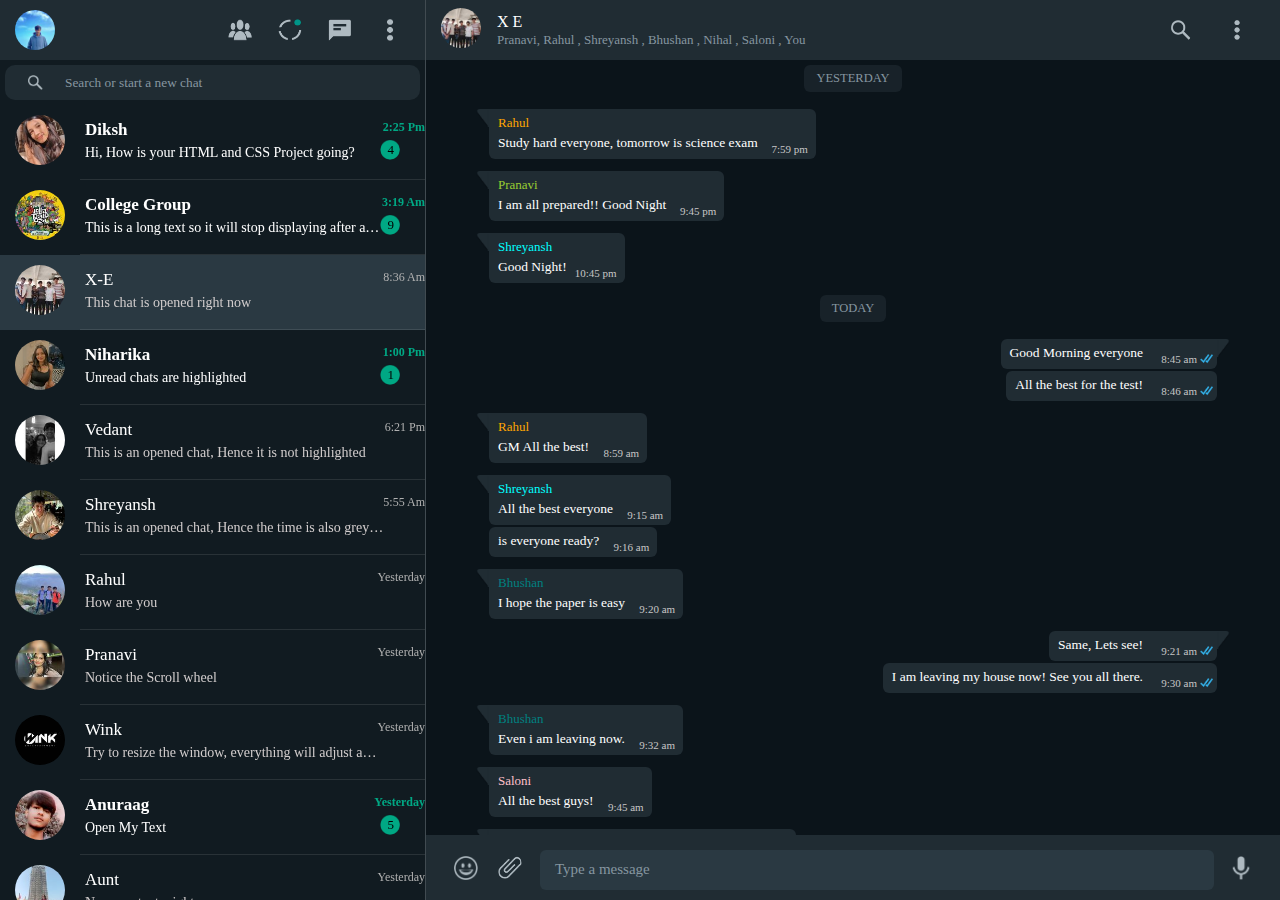
<file: Index.html>
<!DOCTYPE html>
<html>
    <head>
        <title>Whatsapp</title>
        <link rel="stylesheet" href="Styles/Main.css">
        <link rel="stylesheet" href="Styles/Chats-menu.css">
        <link rel="stylesheet" href="Styles/Chats-text.css">
        <link rel="stylesheet" href="Styles/Chat-box.css">
        <link rel="icon" href="Pictures/whatsapp-icon.png">
    </head>
    <body>
        <main>
            <div class="chats">
                <nav class="chats-nav">
                    <div class="profile-pic">
                        <img src="Pictures/profile pic.jpg">
                    </div>
                    <div class="more-options">
                        <div class="communities">
                            <img src="Pictures/communities.png">
                        </div>
                        <div class="status">
                            <img src="Pictures/status.png">
                        </div>
                        <div class="chatpic">
                            <img src="Pictures/chat.png">
                        </div>
                        <div class="more">
                            <img src="Pictures/more.png">
                        </div>
                    </div>
                </nav>
                <div class="chats-box">
                    <div class="search-box">
                        <div class="chat-search-bar">
                            <div class="search-chat-icon">
                                <img style="width: 15px;" src="Pictures/search-icon.png">
                            </div>
                            <input class="search-bar"type="text" placeholder="Search or start a new chat">
                        </div>
                    </div>
                    <div class="all-chats">
                        <div class="chat">
                            <div class="chat-profile-pic">
                                <img src="Pictures/diksha.jpg">
                            </div>
                            <div class="chat-name-text">
                                <div class="chat-name">
                                    Diksh
                                </div>
                                <div class="chat-text">
                                    Hi, How is your HTML and CSS Project going?
                                </div>
                            </div>
                            <div class="unread-chat-time">
                                2:25 Pm
                            </div>
                            <img class="green-dot" style="width: 20px;" src="Pictures/green-dot.png">
                            <div class="unread-number">
                                4
                            </div>
                        </div>
                        <div class="chat">
                            <div class="chat-profile-pic">
                                <img src="Pictures/lolla.jpg">
                            </div>
                            <div class="chat-name-text">
                                <div class="chat-name">
                                    College Group
                                </div>
                                <div class="chat-text">
                                    This is a long text so it will stop displaying after a certain point
                                </div>
                            </div>
                            <div class="unread-chat-time">
                                3:19 Am
                            </div>
                            <img class="green-dot" style="width: 20px;" src="Pictures/green-dot.png">
                            <img class="green-dot" style="width: 20px;" src="Pictures/green-dot.png">
                            <div class="unread-number">
                                9
                            </div>
                        </div>
                        <div class="opened-chat">
                            <div class="chat-profile-pic">
                                <img src="Pictures/XE.jpg">
                            </div>
                            <div class="chat-name-text">
                                <div class="read-chat-name">
                                    X-E
                                </div>
                                <div class="read-chat-text">
                                    This chat is opened right now
                                </div>
                            </div>
                            <div class="chat-time">
                                8:36 Am
                            </div>
                        </div>
                        <div class="chat">
                            <div class="chat-profile-pic">
                                <img src="Pictures/niharika.jpg">
                            </div>
                            <div class="chat-name-text">
                                <div class="chat-name">
                                    Niharika
                                </div>
                                <div class="chat-text">
                                    Unread chats are highlighted
                                </div>
                            </div>
                            <div class="unread-chat-time">
                                1:00 Pm
                            </div>
                            <img class="green-dot" style="width: 20px;" src="Pictures/green-dot.png">
                            <img class="green-dot" style="width: 20px;" src="Pictures/green-dot.png">
                            <div class="unread-number">
                                1
                            </div>
                        </div>
                        <div class="chat">
                            <div class="chat-profile-pic">
                                <img src="Pictures/Vedant.jpg">
                            </div>
                            <div class="chat-name-text">
                                <div class="read-chat-name">
                                    Vedant
                                </div>
                                <div class="read-chat-text">
                                    This is an opened chat, Hence it is not highlighted
                                </div>
                            </div>
                            <div class="chat-time">
                                6:21 Pm
                            </div>
                        </div>
                        <div class="chat">
                            <div class="chat-profile-pic">
                                <img src="Pictures/shreyansh.jpg">
                            </div>
                            <div class="chat-name-text">
                                <div class="read-chat-name">
                                    Shreyansh
                                </div>
                                <div class="read-chat-text">
                                    This is an opened chat, Hence the time is also greyed out
                                </div>
                            </div>
                            <div class="chat-time">
                                5:55 Am
                            </div>
                        </div>
                        <div class="chat">
                            <div class="chat-profile-pic">
                                <img src="Pictures/rahul.jpg">
                            </div>
                            <div class="chat-name-text">
                                <div class="read-chat-name">
                                    Rahul
                                </div>
                                <div class="read-chat-text">
                                    How are you
                                </div>
                            </div>
                            <div class="chat-time">
                                Yesterday
                            </div>
                        </div>
                        <div class="chat">
                            <div class="chat-profile-pic">
                                <img src="Pictures/pranavi.jpg">
                            </div>
                            <div class="chat-name-text">
                                <div class="read-chat-name">
                                    Pranavi
                                </div>
                                <div class="read-chat-text">
                                    Notice the Scroll wheel
                                </div>
                            </div>
                            <div class="chat-time">
                                Yesterday
                            </div>
                        </div>
                        <div class="chat">
                            <div class="chat-profile-pic">
                                <img src="Pictures/Wink.jpg">
                            </div>
                            <div class="chat-name-text">
                                <div class="read-chat-name">
                                    Wink
                                </div>
                                <div class="read-chat-text">
                                    Try to resize the window, everything will adjust automatically
                                </div>
                            </div>
                            <div class="chat-time">
                                Yesterday
                            </div>
                        </div>
                        <div class="chat">
                            <div class="chat-profile-pic">
                                <img src="Pictures/Anuraag.jpg">
                            </div>
                            <div class="chat-name-text">
                                <div class="chat-name">
                                    Anuraag
                                </div>
                                <div class="chat-text">
                                    Open My Text
                                </div>
                            </div>
                            <div class="unread-chat-time">
                                Yesterday
                            </div>
                            <img class="green-dot" style="width: 20px;" src="Pictures/green-dot.png">
                            <img class="green-dot" style="width: 20px;" src="Pictures/green-dot.png">
                            <div class="unread-number">
                                5
                            </div>
                        </div>
                        <div class="chat">
                            <div class="chat-profile-pic">
                                <img src="Pictures/Aunt.jpg">
                            </div>
                            <div class="chat-name-text">
                                <div class="read-chat-name">
                                    Aunt
                                </div>
                                <div class="read-chat-text">
                                    No more texts right now
                                </div>
                            </div>
                            <div class="chat-time">
                                Yesterday
                            </div>
                        </div>
                    </div>
                </div>                
            </div>
            <div class="chat-texting-box">
                <div class="chat-name-info">
                    <nav class="chat-opened-topbar">
                        <div class="chat-opened-profile-pic">
                            <img src="Pictures/XE.jpg">
                        </div>
                        <div class="chat-opened-name-desc">
                            <div class="chat-opened-name">
                                X E
                            </div>
                            <div class="chat-opened-desc">
                                Pranavi, Rahul , Shreyansh , Bhushan , Nihal , Saloni , You
                            </div>
                        </div>
                        <div class="chat-opened-more-options">
                            <img src="Pictures/search-icon.png">
                            <img src="Pictures/more.png">
                        </div>
                    </nav>
                </div>
                <div class="chatbox">
                    <div class="date-box">
                        <div class="date">
                            YESTERDAY
                        </div>
                    </div>
                    <div class="received-texts-box">
                        <div class="text-received-edge">
                            <img style="width: 13px;" src="Pictures/chaptip.png">
                        </div>
                        <div class="received-text">
                            <div style="color: orange;" class="received-texter-name">
                                Rahul
                            </div>
                            <div class="received-texter-text-time">
                                <div class="texter-text">
                                    Study hard everyone, tomorrow is science exam
                                </div>
                                <div style="width:50px;"></div>
                                <div class="texter-time">
                                    7:59 pm
                                </div>
                            </div>
                        </div>
                    </div>
                    <div class="received-texts-box">
                        <div class="text-received-edge">
                            <img style="width: 13px;" src="Pictures/chaptip.png">
                        </div>
                        <div class="received-text">
                            <div style="color: yellowgreen;" class="received-texter-name">
                                Pranavi
                            </div>
                            <div class="received-texter-text-time">
                                <div class="texter-text">
                                    I am all prepared!! Good Night
                                </div>
                                <div style="width:50px;"></div>
                                <div class="texter-time">
                                    9:45 pm
                                </div>
                            </div>
                        </div>
                    </div>
                    <div class="received-texts-box">
                        <div class="text-received-edge">
                            <img style="width: 13px;" src="Pictures/chaptip.png">
                        </div>
                        <div class="received-text">
                            <div style="color: aqua;"class="received-texter-name">
                                Shreyansh
                            </div>
                            <div class="received-texter-text-time">
                                <div class="texter-text">
                                    Good Night!
                                </div>
                                <div style="width:50px;"></div>
                                <div class="texter-time">
                                    10:45 pm
                                </div>
                            </div>
                        </div>
                    </div>
                    <div class="date-box">
                        <div class="date">
                            TODAY
                        </div>
                    </div>
                    <div class="sender-texts-box">
                        <div class="sender-text">
                            <div class="sender-texter-text">
                                Good Morning everyone
                            </div>
                            <div style="width:66px;"></div>
                            <div class="sender-time">
                                8:45 am
                            </div>
                            <div class="sender-tick-marks">
                                <img style="width: 13px;" src="Pictures/double-tick-blue.png">
                            </div>
                        </div>
                        <div class="text-sender-edge">
                            <img style="width: 13px; 
                            -webkit-transform: scaleX(-1);
                            transform: scaleX(-1);" src="Pictures/chaptip.png">
                        </div>
                    </div>
                    <div class="sender-continous-texts-box">
                        <div class="sender-continous-text">
                            <div class="sender-texter-text">
                                All the best for the test!
                            </div>
                            <div style="width:66px;"></div>
                            <div class="sender-time">
                                8:46 am
                            </div>
                            <div class="sender-tick-marks">
                                <img style="width: 13px;" src="Pictures/double-tick-blue.png">
                            </div>
                        </div>
                        <div class="text-sender-edge">
                            <div style="width: 13px;"></div>
                        </div>
                    </div>
                    <div class="received-texts-box">
                        <div class="text-received-edge">
                            <img style="width: 13px;" src="Pictures/chaptip.png">
                        </div>
                        <div class="received-text">
                            <div style="color: orange;" class="received-texter-name">
                                Rahul
                            </div>
                            <div class="received-texter-text-time">
                                <div class="texter-text">
                                    GM All the best!
                                </div>
                                <div style="width:50px;"></div>
                                <div class="texter-time">
                                    8:59 am
                                </div>
                            </div>
                        </div>
                    </div>
                    <div class="received-texts-box">
                        <div class="text-received-edge">
                            <img style="width: 13px;" src="Pictures/chaptip.png">
                        </div>
                        <div class="received-text">
                            <div style="color: aqua;" class="received-texter-name">
                                Shreyansh
                            </div>
                            <div class="received-texter-text-time">
                                <div class="texter-text">
                                    All the best everyone
                                </div>
                                <div style="width:50px;"></div>
                                <div class="texter-time">
                                    9:15 am
                                </div>
                            </div>
                        </div>
                    </div>
                    <div class="received-continous-texts-box">
                        <div class="text-received-edge">
                            <div style="width: 13px;"></div>
                        </div>
                        <div class="received-continous-text">
                            <div class="received-texter-text-time">
                                <div class="texter-text">
                                    is everyone ready?
                                </div>
                                <div style="width:50px;"></div>
                                <div class="texter-time">
                                    9:16 am
                                </div>
                            </div>
                        </div>
                    </div>
                    <div class="received-texts-box">
                        <div class="text-received-edge">
                            <img style="width: 13px;" src="Pictures/chaptip.png">
                        </div>
                        <div class="received-text">
                            <div style="color: teal;" class="received-texter-name">
                                Bhushan
                            </div>
                            <div class="received-texter-text-time">
                                <div class="texter-text">
                                    I hope the paper is easy
                                </div>
                                <div style="width:50px;"></div>
                                <div class="texter-time">
                                    9:20 am
                                </div>
                            </div>
                        </div>
                    </div>
                    <div class="sender-texts-box">
                        <div class="sender-text">
                            <div class="sender-texter-text">
                                Same, Lets see!
                            </div>
                            <div style="width:66px;"></div>
                            <div class="sender-time">
                                9:21 am
                            </div>
                            <div class="sender-tick-marks">
                                <img style="width: 13px;" src="Pictures/double-tick-blue.png">
                            </div>
                        </div>
                        <div class="text-sender-edge">
                            <img style="width: 13px; 
                            -webkit-transform: scaleX(-1);
                            transform: scaleX(-1);" src="Pictures/chaptip.png">
                        </div>
                    </div>
                    <div class="sender-continous-texts-box">
                        <div class="sender-continous-text">
                            <div class="sender-texter-text">
                                I am leaving my house now! See you all there.
                            </div>
                            <div style="width:66px;"></div>
                            <div class="sender-time">
                                9:30 am
                            </div>
                            <div class="sender-tick-marks">
                                <img style="width: 13px;" src="Pictures/double-tick-blue.png">
                            </div>
                        </div>
                        <div class="text-sender-edge">
                            <div style="width: 13px;"></div>
                        </div>
                    </div>
                    <div class="received-texts-box">
                        <div class="text-received-edge">
                            <img style="width: 13px;" src="Pictures/chaptip.png">
                        </div>
                        <div class="received-text">
                            <div style="color: teal;" class="received-texter-name">
                                Bhushan
                            </div>
                            <div class="received-texter-text-time">
                                <div class="texter-text">
                                    Even i am leaving now.
                                </div>
                                <div style="width:50px;"></div>
                                <div class="texter-time">
                                    9:32 am
                                </div>
                            </div>
                        </div>
                    </div>
                    <div class="received-texts-box">
                        <div class="text-received-edge">
                            <img style="width: 13px;" src="Pictures/chaptip.png">
                        </div>
                        <div class="received-text">
                            <div style="color: pink;" class="received-texter-name">
                                Saloni
                            </div>
                            <div class="received-texter-text-time">
                                <div class="texter-text">
                                    All the best guys!
                                </div>
                                <div style="width:50px;"></div>
                                <div class="texter-time">
                                    9:45 am
                                </div>
                            </div>
                        </div>
                    </div>
                    <div class="received-texts-box">
                        <div class="text-received-edge">
                            <img style="width: 13px;" src="Pictures/chaptip.png">
                        </div>
                        <div class="received-text">
                            <div style="color: goldenrod;"class="received-texter-name">
                                Nihal
                            </div>
                            <div class="received-texter-text-time">
                                <div class="texter-text">
                                    I won't be coming today, I have high fever :(
                                </div>
                                <div style="width:50px;"></div>
                                <div class="texter-time">
                                    9:47 am
                                </div>
                            </div>
                        </div>
                    </div>
                    <div class="received-texts-box">
                        <div class="text-received-edge">
                            <img style="width: 13px;" src="Pictures/chaptip.png">
                        </div>
                        <div class="received-text">
                            <div style="color: aqua;"class="received-texter-name">
                                Shreyansh
                            </div>
                            <div class="received-texter-text-time">
                                <div class="texter-text">
                                    Take Care :/
                                </div>
                                <div style="width:50px;"></div>
                                <div class="texter-time">
                                    9:50 am
                                </div>
                            </div>
                        </div>
                    </div>
                    <div class="sender-texts-box">
                        <div class="sender-text">
                            <div class="sender-texter-text">
                                Get well Soon
                            </div>
                            <div style="width:66px;"></div>
                            <div class="sender-time">
                                9:55 am
                            </div>
                            <div class="sender-tick-marks">
                                <img style="width: 13px;" src="Pictures/double-tick.png">
                            </div>
                        </div>
                        <div class="text-sender-edge">
                            <img style="width: 13px; 
                            -webkit-transform: scaleX(-1);
                            transform: scaleX(-1);" src="Pictures/chaptip.png">
                        </div>
                    </div>
                </div>
                <nav class="chat-typing-box">
                    <div class="emoji-attchment-icon">
                        <img src="Pictures/smily face.png">
                        <img src="Pictures/paperclip.png">
                    </div>
                    <div class="texting-box">
                        <input class="text-typing-box"type="text" placeholder="Type a message">
                    </div>
                    <div class="mic-icon">
                        <img src="Pictures/voice-search-icon.png">
                    </div>
                </nav>
            </div>
        </main>
    </body>
</html>
</file>
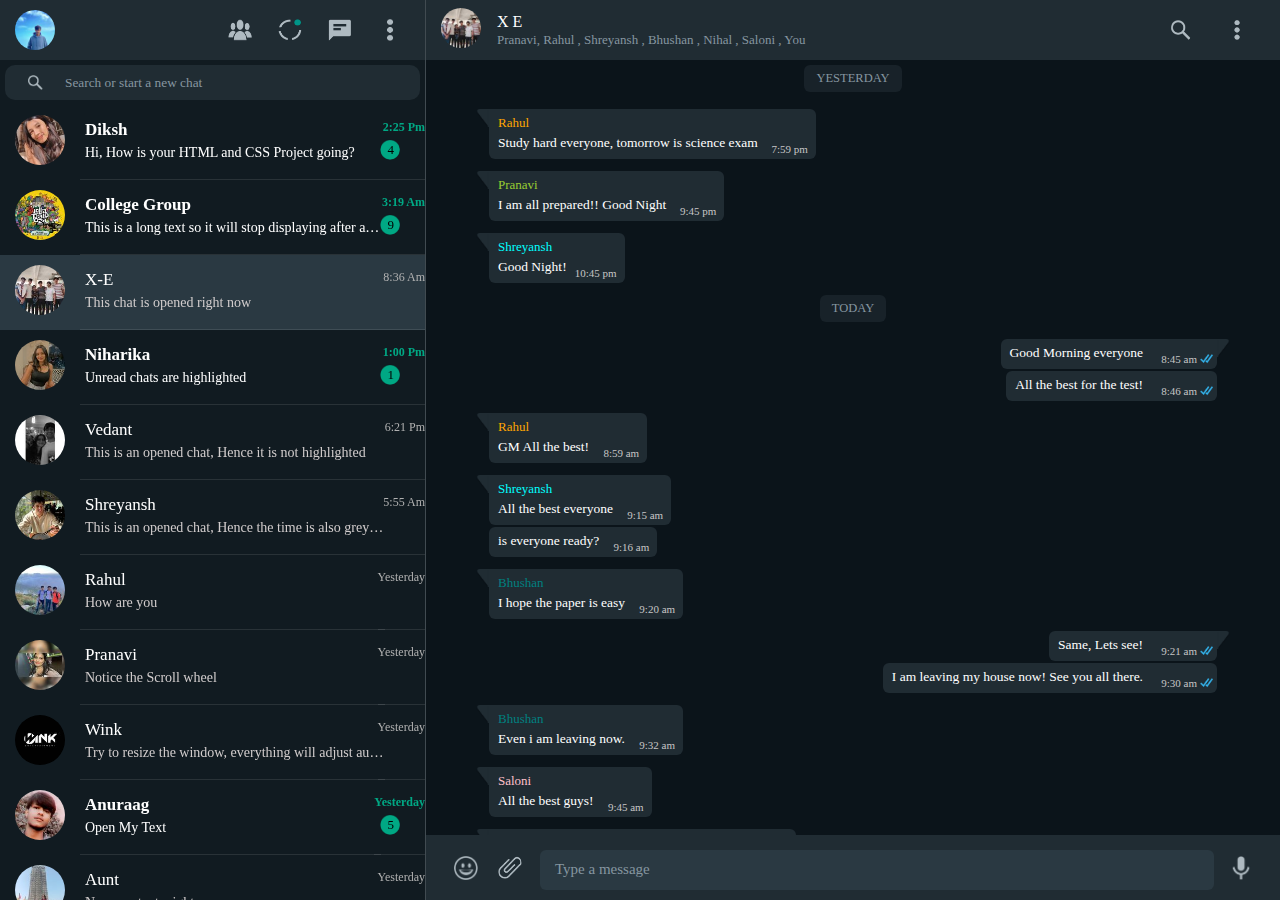
<file: index.html>
<!DOCTYPE html>
<html>
    <head>
        <title>Whatsapp</title>
        <link rel="stylesheet" href="Styles/Main.css">
        <link rel="stylesheet" href="Styles/Chats-menu.css">
        <link rel="stylesheet" href="Styles/Chats-text.css">
        <link rel="stylesheet" href="Styles/Chat-box.css">
        <link rel="icon" href="Pictures/whatsapp-icon.png">
    </head>
    <body>
        <main>
            <div class="chats">
                <nav class="chats-nav">
                    <div class="profile-pic">
                        <img src="Pictures/profile pic.jpg">
                    </div>
                    <div class="more-options">
                        <div class="communities">
                            <img src="Pictures/communities.png">
                        </div>
                        <div class="status">
                            <img src="Pictures/status.png">
                        </div>
                        <div class="chatpic">
                            <img src="Pictures/chat.png">
                        </div>
                        <div class="more">
                            <img src="Pictures/more.png">
                        </div>
                    </div>
                </nav>
                <div class="chats-box">
                    <div class="search-box">
                        <div class="chat-search-bar">
                            <div class="search-chat-icon">
                                <img style="width: 15px;" src="Pictures/search-icon.png">
                            </div>
                            <input class="search-bar"type="text" placeholder="Search or start a new chat">
                        </div>
                    </div>
                    <div class="all-chats">
                        <div class="chat">
                            <div class="chat-profile-pic">
                                <img src="Pictures/diksha.jpg">
                            </div>
                            <div class="chat-name-text">
                                <div class="chat-name">
                                    Diksh
                                </div>
                                <div class="chat-text">
                                    Hi, How is your HTML and CSS Project going?
                                </div>
                            </div>
                            <div class="unread-chat-time">
                                2:25 Pm
                            </div>
                            <img class="green-dot" style="width: 20px;" src="Pictures/green-dot.png">
                            <div class="unread-number">
                                4
                            </div>
                        </div>
                        <div class="chat">
                            <div class="chat-profile-pic">
                                <img src="Pictures/lolla.jpg">
                            </div>
                            <div class="chat-name-text">
                                <div class="chat-name">
                                    College Group
                                </div>
                                <div class="chat-text">
                                    This is a long text so it will stop displaying after a certain point
                                </div>
                            </div>
                            <div class="unread-chat-time">
                                3:19 Am
                            </div>
                            <img class="green-dot" style="width: 20px;" src="Pictures/green-dot.png">
                            <img class="green-dot" style="width: 20px;" src="Pictures/green-dot.png">
                            <div class="unread-number">
                                9
                            </div>
                        </div>
                        <div class="opened-chat">
                            <div class="chat-profile-pic">
                                <img src="Pictures/XE.jpg">
                            </div>
                            <div class="chat-name-text">
                                <div class="read-chat-name">
                                    X-E
                                </div>
                                <div class="read-chat-text">
                                    This chat is opened right now
                                </div>
                            </div>
                            <div class="chat-time">
                                8:36 Am
                            </div>
                        </div>
                        <div class="chat">
                            <div class="chat-profile-pic">
                                <img src="Pictures/niharika.jpg">
                            </div>
                            <div class="chat-name-text">
                                <div class="chat-name">
                                    Niharika
                                </div>
                                <div class="chat-text">
                                    Unread chats are highlighted
                                </div>
                            </div>
                            <div class="unread-chat-time">
                                1:00 Pm
                            </div>
                            <img class="green-dot" style="width: 20px;" src="Pictures/green-dot.png">
                            <img class="green-dot" style="width: 20px;" src="Pictures/green-dot.png">
                            <div class="unread-number">
                                1
                            </div>
                        </div>
                        <div class="chat">
                            <div class="chat-profile-pic">
                                <img src="Pictures/Vedant.jpg">
                            </div>
                            <div class="chat-name-text">
                                <div class="read-chat-name">
                                    Vedant
                                </div>
                                <div class="read-chat-text">
                                    This is an opened chat, Hence it is not highlighted
                                </div>
                            </div>
                            <div class="chat-time">
                                6:21 Pm
                            </div>
                        </div>
                        <div class="chat">
                            <div class="chat-profile-pic">
                                <img src="Pictures/shreyansh.jpg">
                            </div>
                            <div class="chat-name-text">
                                <div class="read-chat-name">
                                    Shreyansh
                                </div>
                                <div class="read-chat-text">
                                    This is an opened chat, Hence the time is also greyed out
                                </div>
                            </div>
                            <div class="chat-time">
                                5:55 Am
                            </div>
                        </div>
                        <div class="chat">
                            <div class="chat-profile-pic">
                                <img src="Pictures/rahul.jpg">
                            </div>
                            <div class="chat-name-text">
                                <div class="read-chat-name">
                                    Rahul
                                </div>
                                <div class="read-chat-text">
                                    How are you
                                </div>
                            </div>
                            <div style="margin-left: -7px;" class="chat-time">
                                Yesterday
                            </div>
                        </div>
                        <div class="chat">
                            <div class="chat-profile-pic">
                                <img src="Pictures/pranavi.jpg">
                            </div>
                            <div class="chat-name-text">
                                <div class="read-chat-name">
                                    Pranavi
                                </div>
                                <div class="read-chat-text">
                                    Notice the Scroll wheel
                                </div>
                            </div>
                            <div style="margin-left: -7px;" class="chat-time">
                                Yesterday
                            </div>
                        </div>
                        <div class="chat">
                            <div class="chat-profile-pic">
                                <img src="Pictures/Wink.jpg">
                            </div>
                            <div class="chat-name-text">
                                <div class="read-chat-name">
                                    Wink
                                </div>
                                <div class="read-chat-text">
                                    Try to resize the window, everything will adjust automatically
                                </div>
                            </div>
                            <div style="margin-left: -7px;" class="chat-time">
                                Yesterday
                            </div>
                        </div>
                        <div class="chat">
                            <div class="chat-profile-pic">
                                <img src="Pictures/Anuraag.jpg">
                            </div>
                            <div class="chat-name-text">
                                <div class="chat-name">
                                    Anuraag
                                </div>
                                <div class="chat-text">
                                    Open My Text
                                </div>
                            </div>
                            <div style="margin-left: -7px;" class="unread-chat-time">
                                Yesterday
                            </div>
                            <img class="green-dot" style="width: 20px;" src="Pictures/green-dot.png">
                            <img class="green-dot" style="width: 20px;" src="Pictures/green-dot.png">
                            <div class="unread-number">
                                5
                            </div>
                        </div>
                        <div class="chat">
                            <div class="chat-profile-pic">
                                <img src="Pictures/Aunt.jpg">
                            </div>
                            <div class="chat-name-text">
                                <div class="read-chat-name">
                                    Aunt
                                </div>
                                <div class="read-chat-text">
                                    No more texts right now
                                </div>
                            </div>
                            <div style="margin-left: -7px;" class="chat-time">
                                Yesterday
                            </div>
                        </div>
                        <div class="chat">
                            <div class="chat-profile-pic">
                                <img src="Pictures/blank-profile-pic.webp">
                            </div>
                            <div class="chat-name-text">
                                <div class="read-chat-name">
                                    Tom
                                </div>
                                <div class="read-chat-text">
                                    No more texts right now
                                </div>
                            </div>
                            <div style="margin-left: -16px;" class="chat-time">
                                04/02/2022
                            </div>
                        </div>
                        <div class="chat">
                            <div class="chat-profile-pic">
                                <img src="Pictures/blank-profile-pic.webp">
                            </div>
                            <div class="chat-name-text">
                                <div class="read-chat-name">
                                    Ram
                                </div>
                                <div class="read-chat-text">
                                    Extra sample texts
                                </div>
                            </div>
                            <div style="margin-left: -16px;" class="chat-time">
                                15/01/2022
                            </div>
                        </div>
                        <div class="chat">
                            <div class="chat-profile-pic">
                                <img src="Pictures/girl-dp.png">
                            </div>
                            <div class="chat-name-text">
                                <div class="read-chat-name">
                                    Sam
                                </div>
                                <div class="read-chat-text">
                                    Happy New year
                                </div>
                            </div>
                            <div style="margin-left: -16px;" class="chat-time">
                                01/01/2022
                            </div>
                        </div>
                        <div class="chat">
                            <div class="chat-profile-pic">
                                <img src="Pictures/girl-dp2.jpg">
                            </div>
                            <div class="chat-name-text">
                                <div class="read-chat-name">
                                    Frach
                                </div>
                                <div class="read-chat-text">
                                    Happy New year!!!
                                </div>
                            </div>
                            <div style="margin-left: -16px;" class="chat-time">
                                01/01/2022
                            </div>
                        </div>
                        <div class="chat">
                            <div class="chat-profile-pic">
                                <img src="Pictures/boy-dp.jpg">
                            </div>
                            <div class="chat-name-text">
                                <div class="read-chat-name">
                                    Yen
                                </div>
                                <div class="read-chat-text">
                                    Happy New year!!! Have great year ahead!!
                                </div>
                            </div>
                            <div style="margin-left: -16px;" class="chat-time">
                                01/01/2022
                            </div>
                        </div>
                        <div class="chat">
                            <div class="chat-profile-pic">
                                <img src="Pictures/blank-profile-pic.webp">
                            </div>
                            <div class="chat-name-text">
                                <div class="read-chat-name">
                                    Ben
                                </div>
                                <div class="read-chat-text">
                                    HNY
                                </div>
                            </div>
                            <div style="margin-left: -16px;" class="chat-time">
                                01/01/2022
                            </div>
                        </div>
                        <div class="chat">
                            <div class="chat-profile-pic">
                                <img src="Pictures/girl-dp3.jpg">
                            </div>
                            <div class="chat-name-text">
                                <div class="read-chat-name">
                                    Ken
                                </div>
                                <div class="read-chat-text">
                                    Text me asap
                                </div>
                            </div>
                            <div style="margin-left: -16px;" class="chat-time">
                                05/12/2021
                            </div>
                        </div>
                        <div class="chat">
                            <div class="chat-profile-pic">
                                <img src="Pictures/boy-dp.jpg">
                            </div>
                            <div class="chat-name-text">
                                <div class="read-chat-name">
                                    Randu
                                </div>
                                <div class="read-chat-text">
                                    idk what to do today
                                </div>
                            </div>
                            <div style="margin-left: -16px;" class="chat-time">
                                05/12/2021
                            </div>
                        </div>
                        <div class="chat">
                            <div class="chat-profile-pic">
                                <img src="Pictures/blank-profile-pic.webp">
                            </div>
                            <div class="chat-name-text">
                                <div class="read-chat-name">
                                    Batter
                                </div>
                                <div class="read-chat-text">
                                    Just filling now
                                </div>
                            </div>
                            <div style="margin-left: -16px;" class="chat-time">
                                26/05/2020
                            </div>
                        </div>
                        <div class="chat">
                            <div class="chat-profile-pic">
                                <img src="Pictures/boy-dp2.jpg">
                            </div>
                            <div class="chat-name-text">
                                <div class="read-chat-name">
                                    Abhi
                                </div>
                                <div class="read-chat-text">
                                    You should drink water
                                </div>
                            </div>
                            <div style="margin-left: -16px;" class="chat-time">
                                26/01/2020
                            </div>
                        </div>
                        <div class="chat">
                            <div class="chat-profile-pic">
                                <img src="Pictures/boy-dp5.avif">
                            </div>
                            <div class="chat-name-text">
                                <div class="read-chat-name">
                                    Ashwin
                                </div>
                                <div class="read-chat-text">
                                    HTML and CSS are fun
                                </div>
                            </div>
                            <div style="margin-left: -16px;" class="chat-time">
                                26/12/2019
                            </div>
                        </div>
                        <div class="chat">
                            <div class="chat-profile-pic">
                                <img src="Pictures/girl-dp4.jpg">
                            </div>
                            <div class="chat-name-text">
                                <div class="read-chat-name">
                                    Alex
                                </div>
                                <div class="read-chat-text">
                                    Even this a very long text, keep reading. Thank you for visiting my clone
                                </div>
                            </div>
                            <div style="margin-left: -16px;" class="chat-time">
                                11/11/2019
                            </div>
                        </div>
                        <div class="chat">
                            <div class="chat-profile-pic">
                                <img src="Pictures/girl-dp5.png">
                            </div>
                            <div class="chat-name-text">
                                <div class="read-chat-name">
                                    Isha
                                </div>
                                <div class="read-chat-text">
                                    These are very old texts
                                </div>
                            </div>
                            <div style="margin-left: -16px;" class="chat-time">
                                20/10/2019
                            </div>
                        </div>
                        <div class="chat">
                            <div class="chat-profile-pic">
                                <img src="Pictures/boy-dp6.jpg">
                            </div>
                            <div class="chat-name-text">
                                <div class="read-chat-name">
                                    Mahajan
                                </div>
                                <div class="read-chat-text">
                                    This text will wrapp around, and will end very soon as soon as it runs 
                                </div>
                            </div>
                            <div style="margin-left: -16px;" class="chat-time">
                                02/09/2019
                            </div>
                        </div>
                        <div class="chat">
                            <div class="chat-profile-pic">
                                <img src="Pictures/group-sp1.jpg">
                            </div>
                            <div class="chat-name-text">
                                <div class="read-chat-name">
                                    The boys and girls
                                </div>
                                <div class="read-chat-text">
                                    Get up
                                </div>
                            </div>
                            <div style="margin-left: -16px;" class="chat-time">
                                06/08/2019
                            </div>
                        </div>
                        <div class="chat">
                            <div class="chat-profile-pic">
                                <img src="Pictures/jack.jpg">
                            </div>
                            <div class="chat-name-text">
                                <div class="read-chat-name">
                                    Jack
                                </div>
                                <div class="read-chat-text">
                                    Morning call, wru
                                </div>
                            </div>
                            <div style="margin-left: -16px;" class="chat-time">
                                01/08/2019
                            </div>
                        </div>
                        <div class="chat">
                            <div class="chat-profile-pic">
                                <img src="Pictures/derek.jpg">
                            </div>
                            <div class="chat-name-text">
                                <div class="read-chat-name">
                                    Derek
                                </div>
                                <div class="read-chat-text">
                                    Hey there
                                </div>
                            </div>
                            <div style="margin-left: -16px;" class="chat-time">
                                14/07/2019
                            </div>
                        </div>
                        <div class="chat">
                            <div class="chat-profile-pic">
                                <img src="Pictures/smol.jpg">
                            </div>
                            <div class="chat-name-text">
                                <div class="read-chat-name">
                                    Smol
                                </div>
                                <div class="read-chat-text">
                                    hey im smol
                                </div>
                            </div>
                            <div style="margin-left: -16px;" class="chat-time">
                                03/06/2019
                            </div>
                        </div>
                        <div class="chat">
                            <div class="chat-profile-pic">
                                <img src="Pictures/actry.jpg">
                            </div>
                            <div class="chat-name-text">
                                <div class="read-chat-name">
                                    Actry
                                </div>
                                <div class="read-chat-text">
                                    You are going to reach the end soon
                                </div>
                            </div>
                            <div style="margin-left: -16px;" class="chat-time">
                                15/05/2019
                            </div>
                        </div>
                        <div class="chat">
                            <div class="chat-profile-pic">
                                <img src="Pictures/ayus.jpg">
                            </div>
                            <div class="chat-name-text">
                                <div class="read-chat-name">
                                    Ayus
                                </div>
                                <div class="read-chat-text">
                                    Wow you scrolled till the end
                                </div>
                            </div>
                            <div style="margin-left: -16px;" class="chat-time">
                                28/06/2019
                            </div>
                        </div>
                        <div class="chat">
                            <div class="chat-profile-pic">
                                <img src="Pictures/blank-profile-pic.webp">
                            </div>
                            <div class="chat-name-text">
                                <div class="read-chat-name">
                                    Samarth
                                </div>
                                <div class="read-chat-text">
                                    Happy Republic Day
                                </div>
                            </div>
                            <div style="margin-left: -16px;" class="chat-time">
                                26/01/2019
                            </div>
                        </div>
                    </div>
                </div>                
            </div>
            <div class="chat-texting-box">
                <div class="chat-name-info">
                    <nav class="chat-opened-topbar">
                        <div class="chat-opened-profile-pic">
                            <img src="Pictures/XE.jpg">
                        </div>
                        <div class="chat-opened-name-desc">
                            <div class="chat-opened-name">
                                X E
                            </div>
                            <div class="chat-opened-desc">
                                Pranavi, Rahul , Shreyansh , Bhushan , Nihal , Saloni , You
                            </div>
                        </div>
                        <div class="chat-opened-more-options">
                            <img src="Pictures/search-icon.png">
                            <img src="Pictures/more.png">
                        </div>
                    </nav>
                </div>
                <div class="chatbox">
                    <div class="date-box">
                        <div class="date">
                            YESTERDAY
                        </div>
                    </div>
                    <div class="received-texts-box">
                        <div class="text-received-edge">
                            <img style="width: 13px;" src="Pictures/chaptip.png">
                        </div>
                        <div class="received-text">
                            <div style="color: orange;" class="received-texter-name">
                                Rahul
                            </div>
                            <div class="received-texter-text-time">
                                <div class="texter-text">
                                    Study hard everyone, tomorrow is science exam
                                </div>
                                <div style="width:50px;"></div>
                                <div class="texter-time">
                                    7:59 pm
                                </div>
                            </div>
                        </div>
                    </div>
                    <div class="received-texts-box">
                        <div class="text-received-edge">
                            <img style="width: 13px;" src="Pictures/chaptip.png">
                        </div>
                        <div class="received-text">
                            <div style="color: yellowgreen;" class="received-texter-name">
                                Pranavi
                            </div>
                            <div class="received-texter-text-time">
                                <div class="texter-text">
                                    I am all prepared!! Good Night
                                </div>
                                <div style="width:50px;"></div>
                                <div class="texter-time">
                                    9:45 pm
                                </div>
                            </div>
                        </div>
                    </div>
                    <div class="received-texts-box">
                        <div class="text-received-edge">
                            <img style="width: 13px;" src="Pictures/chaptip.png">
                        </div>
                        <div class="received-text">
                            <div style="color: aqua;"class="received-texter-name">
                                Shreyansh
                            </div>
                            <div class="received-texter-text-time">
                                <div class="texter-text">
                                    Good Night!
                                </div>
                                <div style="width:50px;"></div>
                                <div class="texter-time">
                                    10:45 pm
                                </div>
                            </div>
                        </div>
                    </div>
                    <div class="date-box">
                        <div class="date">
                            TODAY
                        </div>
                    </div>
                    <div class="sender-texts-box">
                        <div class="sender-text">
                            <div class="sender-texter-text">
                                Good Morning everyone
                            </div>
                            <div style="width:66px;"></div>
                            <div class="sender-time">
                                8:45 am
                            </div>
                            <div class="sender-tick-marks">
                                <img style="width: 13px;" src="Pictures/double-tick-blue.png">
                            </div>
                        </div>
                        <div class="text-sender-edge">
                            <img style="width: 13px; 
                            -webkit-transform: scaleX(-1);
                            transform: scaleX(-1);" src="Pictures/chaptip.png">
                        </div>
                    </div>
                    <div class="sender-continous-texts-box">
                        <div class="sender-continous-text">
                            <div class="sender-texter-text">
                                All the best for the test!
                            </div>
                            <div style="width:66px;"></div>
                            <div class="sender-time">
                                8:46 am
                            </div>
                            <div class="sender-tick-marks">
                                <img style="width: 13px;" src="Pictures/double-tick-blue.png">
                            </div>
                        </div>
                        <div class="text-sender-edge">
                            <div style="width: 13px;"></div>
                        </div>
                    </div>
                    <div class="received-texts-box">
                        <div class="text-received-edge">
                            <img style="width: 13px;" src="Pictures/chaptip.png">
                        </div>
                        <div class="received-text">
                            <div style="color: orange;" class="received-texter-name">
                                Rahul
                            </div>
                            <div class="received-texter-text-time">
                                <div class="texter-text">
                                    GM All the best!
                                </div>
                                <div style="width:50px;"></div>
                                <div class="texter-time">
                                    8:59 am
                                </div>
                            </div>
                        </div>
                    </div>
                    <div class="received-texts-box">
                        <div class="text-received-edge">
                            <img style="width: 13px;" src="Pictures/chaptip.png">
                        </div>
                        <div class="received-text">
                            <div style="color: aqua;" class="received-texter-name">
                                Shreyansh
                            </div>
                            <div class="received-texter-text-time">
                                <div class="texter-text">
                                    All the best everyone
                                </div>
                                <div style="width:50px;"></div>
                                <div class="texter-time">
                                    9:15 am
                                </div>
                            </div>
                        </div>
                    </div>
                    <div class="received-continous-texts-box">
                        <div class="text-received-edge">
                            <div style="width: 13px;"></div>
                        </div>
                        <div class="received-continous-text">
                            <div class="received-texter-text-time">
                                <div class="texter-text">
                                    is everyone ready?
                                </div>
                                <div style="width:50px;"></div>
                                <div class="texter-time">
                                    9:16 am
                                </div>
                            </div>
                        </div>
                    </div>
                    <div class="received-texts-box">
                        <div class="text-received-edge">
                            <img style="width: 13px;" src="Pictures/chaptip.png">
                        </div>
                        <div class="received-text">
                            <div style="color: teal;" class="received-texter-name">
                                Bhushan
                            </div>
                            <div class="received-texter-text-time">
                                <div class="texter-text">
                                    I hope the paper is easy
                                </div>
                                <div style="width:50px;"></div>
                                <div class="texter-time">
                                    9:20 am
                                </div>
                            </div>
                        </div>
                    </div>
                    <div class="sender-texts-box">
                        <div class="sender-text">
                            <div class="sender-texter-text">
                                Same, Lets see!
                            </div>
                            <div style="width:66px;"></div>
                            <div class="sender-time">
                                9:21 am
                            </div>
                            <div class="sender-tick-marks">
                                <img style="width: 13px;" src="Pictures/double-tick-blue.png">
                            </div>
                        </div>
                        <div class="text-sender-edge">
                            <img style="width: 13px; 
                            -webkit-transform: scaleX(-1);
                            transform: scaleX(-1);" src="Pictures/chaptip.png">
                        </div>
                    </div>
                    <div class="sender-continous-texts-box">
                        <div class="sender-continous-text">
                            <div class="sender-texter-text">
                                I am leaving my house now! See you all there.
                            </div>
                            <div style="width:66px;"></div>
                            <div class="sender-time">
                                9:30 am
                            </div>
                            <div class="sender-tick-marks">
                                <img style="width: 13px;" src="Pictures/double-tick-blue.png">
                            </div>
                        </div>
                        <div class="text-sender-edge">
                            <div style="width: 13px;"></div>
                        </div>
                    </div>
                    <div class="received-texts-box">
                        <div class="text-received-edge">
                            <img style="width: 13px;" src="Pictures/chaptip.png">
                        </div>
                        <div class="received-text">
                            <div style="color: teal;" class="received-texter-name">
                                Bhushan
                            </div>
                            <div class="received-texter-text-time">
                                <div class="texter-text">
                                    Even i am leaving now.
                                </div>
                                <div style="width:50px;"></div>
                                <div class="texter-time">
                                    9:32 am
                                </div>
                            </div>
                        </div>
                    </div>
                    <div class="received-texts-box">
                        <div class="text-received-edge">
                            <img style="width: 13px;" src="Pictures/chaptip.png">
                        </div>
                        <div class="received-text">
                            <div style="color: pink;" class="received-texter-name">
                                Saloni
                            </div>
                            <div class="received-texter-text-time">
                                <div class="texter-text">
                                    All the best guys!
                                </div>
                                <div style="width:50px;"></div>
                                <div class="texter-time">
                                    9:45 am
                                </div>
                            </div>
                        </div>
                    </div>
                    <div class="received-texts-box">
                        <div class="text-received-edge">
                            <img style="width: 13px;" src="Pictures/chaptip.png">
                        </div>
                        <div class="received-text">
                            <div style="color: goldenrod;"class="received-texter-name">
                                Nihal
                            </div>
                            <div class="received-texter-text-time">
                                <div class="texter-text">
                                    I won't be coming today, I have high fever :(
                                </div>
                                <div style="width:50px;"></div>
                                <div class="texter-time">
                                    9:47 am
                                </div>
                            </div>
                        </div>
                    </div>
                    <div class="received-texts-box">
                        <div class="text-received-edge">
                            <img style="width: 13px;" src="Pictures/chaptip.png">
                        </div>
                        <div class="received-text">
                            <div style="color: aqua;"class="received-texter-name">
                                Shreyansh
                            </div>
                            <div class="received-texter-text-time">
                                <div class="texter-text">
                                    Take Care :/
                                </div>
                                <div style="width:50px;"></div>
                                <div class="texter-time">
                                    9:50 am
                                </div>
                            </div>
                        </div>
                    </div>
                    <div class="sender-texts-box">
                        <div class="sender-text">
                            <div class="sender-texter-text">
                                Get well Soon
                            </div>
                            <div style="width:66px;"></div>
                            <div class="sender-time">
                                9:55 am
                            </div>
                            <div class="sender-tick-marks">
                                <img style="width: 13px;" src="Pictures/double-tick.png">
                            </div>
                        </div>
                        <div class="text-sender-edge">
                            <img style="width: 13px; 
                            -webkit-transform: scaleX(-1);
                            transform: scaleX(-1);" src="Pictures/chaptip.png">
                        </div>
                    </div>
                </div>
                <nav class="chat-typing-box">
                    <div class="emoji-attchment-icon">
                        <img src="Pictures/smily face.png">
                        <img src="Pictures/paperclip.png">
                    </div>
                    <div class="texting-box">
                        <input class="text-typing-box"type="text" placeholder="Type a message">
                    </div>
                    <div class="mic-icon">
                        <img src="Pictures/voice-search-icon.png">
                    </div>
                </nav>
            </div>
        </main>
    </body>
</html>
</file>
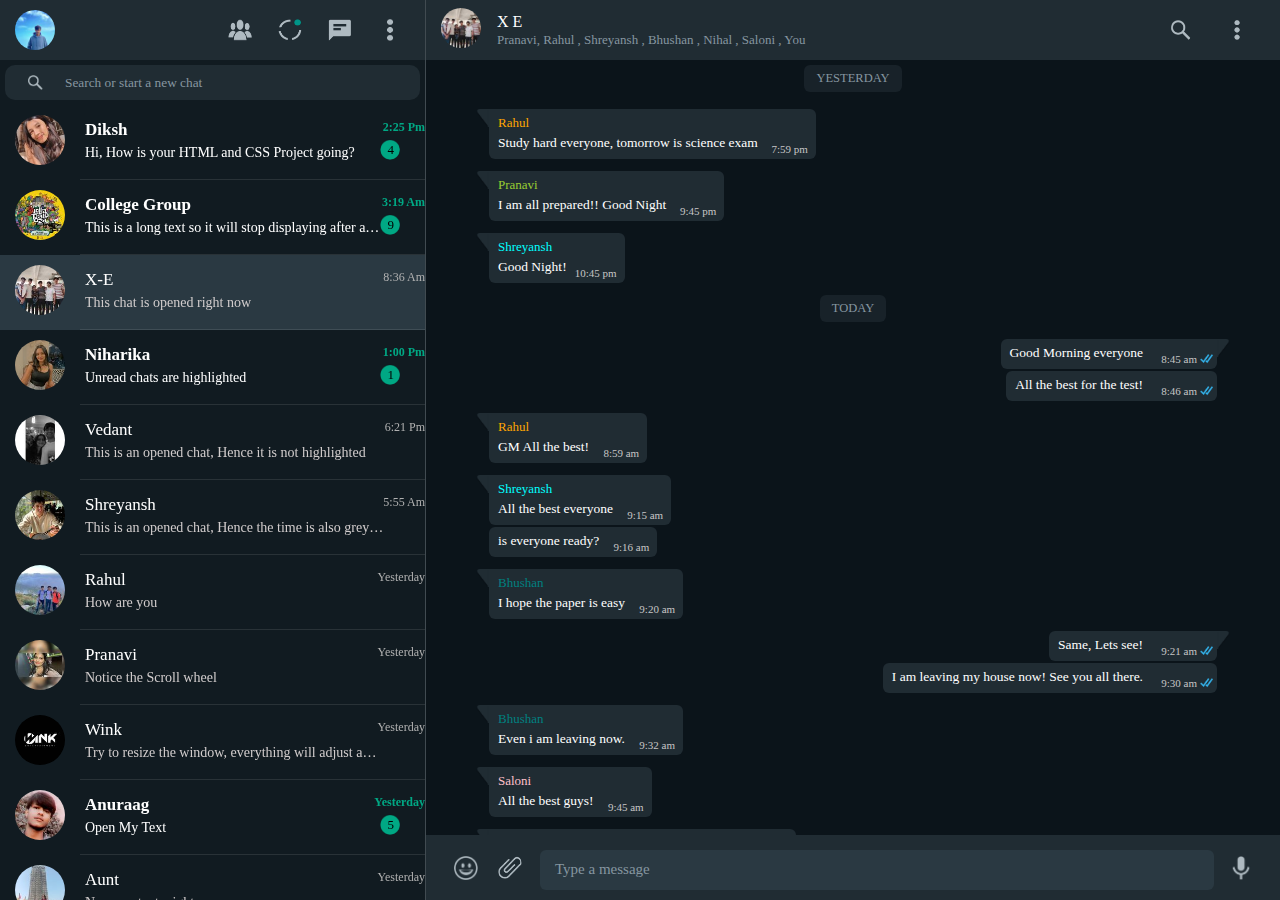
<file: Main.html>
<!DOCTYPE html>
<html>
    <head>
        <title>Whatsapp</title>
        <link rel="stylesheet" href="Styles/Main.css">
        <link rel="stylesheet" href="Styles/Chats-menu.css">
        <link rel="stylesheet" href="Styles/Chats-text.css">
        <link rel="stylesheet" href="Styles/Chat-box.css">
        <link rel="icon" href="Pictures/whatsapp-icon.png">
    </head>
    <body>
        <main>
            <div class="chats">
                <nav class="chats-nav">
                    <div class="profile-pic">
                        <img src="Pictures/profile pic.jpg">
                    </div>
                    <div class="more-options">
                        <div class="communities">
                            <img src="Pictures/communities.png">
                        </div>
                        <div class="status">
                            <img src="Pictures/status.png">
                        </div>
                        <div class="chatpic">
                            <img src="Pictures/chat.png">
                        </div>
                        <div class="more">
                            <img src="Pictures/more.png">
                        </div>
                    </div>
                </nav>
                <div class="chats-box">
                    <div class="search-box">
                        <div class="chat-search-bar">
                            <div class="search-chat-icon">
                                <img style="width: 15px;" src="Pictures/search-icon.png">
                            </div>
                            <input class="search-bar"type="text" placeholder="Search or start a new chat">
                        </div>
                    </div>
                    <div class="all-chats">
                        <div class="chat">
                            <div class="chat-profile-pic">
                                <img src="Pictures/diksha.jpg">
                            </div>
                            <div class="chat-name-text">
                                <div class="chat-name">
                                    Diksh
                                </div>
                                <div class="chat-text">
                                    Hi, How is your HTML and CSS Project going?
                                </div>
                            </div>
                            <div class="unread-chat-time">
                                2:25 Pm
                            </div>
                            <img class="green-dot" style="width: 20px;" src="Pictures/green-dot.png">
                            <div class="unread-number">
                                4
                            </div>
                        </div>
                        <div class="chat">
                            <div class="chat-profile-pic">
                                <img src="Pictures/lolla.jpg">
                            </div>
                            <div class="chat-name-text">
                                <div class="chat-name">
                                    College Group
                                </div>
                                <div class="chat-text">
                                    This is a long text so it will stop displaying after a certain point
                                </div>
                            </div>
                            <div class="unread-chat-time">
                                3:19 Am
                            </div>
                            <img class="green-dot" style="width: 20px;" src="Pictures/green-dot.png">
                            <img class="green-dot" style="width: 20px;" src="Pictures/green-dot.png">
                            <div class="unread-number">
                                9
                            </div>
                        </div>
                        <div class="opened-chat">
                            <div class="chat-profile-pic">
                                <img src="Pictures/XE.jpg">
                            </div>
                            <div class="chat-name-text">
                                <div class="read-chat-name">
                                    X-E
                                </div>
                                <div class="read-chat-text">
                                    This chat is opened right now
                                </div>
                            </div>
                            <div class="chat-time">
                                8:36 Am
                            </div>
                        </div>
                        <div class="chat">
                            <div class="chat-profile-pic">
                                <img src="Pictures/niharika.jpg">
                            </div>
                            <div class="chat-name-text">
                                <div class="chat-name">
                                    Niharika
                                </div>
                                <div class="chat-text">
                                    Unread chats are highlighted
                                </div>
                            </div>
                            <div class="unread-chat-time">
                                1:00 Pm
                            </div>
                            <img class="green-dot" style="width: 20px;" src="Pictures/green-dot.png">
                            <img class="green-dot" style="width: 20px;" src="Pictures/green-dot.png">
                            <div class="unread-number">
                                1
                            </div>
                        </div>
                        <div class="chat">
                            <div class="chat-profile-pic">
                                <img src="Pictures/Vedant.jpg">
                            </div>
                            <div class="chat-name-text">
                                <div class="read-chat-name">
                                    Vedant
                                </div>
                                <div class="read-chat-text">
                                    This is an opened chat, Hence it is not highlighted
                                </div>
                            </div>
                            <div class="chat-time">
                                6:21 Pm
                            </div>
                        </div>
                        <div class="chat">
                            <div class="chat-profile-pic">
                                <img src="Pictures/shreyansh.jpg">
                            </div>
                            <div class="chat-name-text">
                                <div class="read-chat-name">
                                    Shreyansh
                                </div>
                                <div class="read-chat-text">
                                    This is an opened chat, Hence the time is also greyed out
                                </div>
                            </div>
                            <div class="chat-time">
                                5:55 Am
                            </div>
                        </div>
                        <div class="chat">
                            <div class="chat-profile-pic">
                                <img src="Pictures/rahul.jpg">
                            </div>
                            <div class="chat-name-text">
                                <div class="read-chat-name">
                                    Rahul
                                </div>
                                <div class="read-chat-text">
                                    How are you
                                </div>
                            </div>
                            <div class="chat-time">
                                Yesterday
                            </div>
                        </div>
                        <div class="chat">
                            <div class="chat-profile-pic">
                                <img src="Pictures/pranavi.jpg">
                            </div>
                            <div class="chat-name-text">
                                <div class="read-chat-name">
                                    Pranavi
                                </div>
                                <div class="read-chat-text">
                                    Notice the Scroll wheel
                                </div>
                            </div>
                            <div class="chat-time">
                                Yesterday
                            </div>
                        </div>
                        <div class="chat">
                            <div class="chat-profile-pic">
                                <img src="Pictures/Wink.jpg">
                            </div>
                            <div class="chat-name-text">
                                <div class="read-chat-name">
                                    Wink
                                </div>
                                <div class="read-chat-text">
                                    Try to resize the window, everything will adjust automatically
                                </div>
                            </div>
                            <div class="chat-time">
                                Yesterday
                            </div>
                        </div>
                        <div class="chat">
                            <div class="chat-profile-pic">
                                <img src="Pictures/Anuraag.jpg">
                            </div>
                            <div class="chat-name-text">
                                <div class="chat-name">
                                    Anuraag
                                </div>
                                <div class="chat-text">
                                    Open My Text
                                </div>
                            </div>
                            <div class="unread-chat-time">
                                Yesterday
                            </div>
                            <img class="green-dot" style="width: 20px;" src="Pictures/green-dot.png">
                            <img class="green-dot" style="width: 20px;" src="Pictures/green-dot.png">
                            <div class="unread-number">
                                5
                            </div>
                        </div>
                        <div class="chat">
                            <div class="chat-profile-pic">
                                <img src="Pictures/Aunt.jpg">
                            </div>
                            <div class="chat-name-text">
                                <div class="read-chat-name">
                                    Aunt
                                </div>
                                <div class="read-chat-text">
                                    No more texts right now
                                </div>
                            </div>
                            <div class="chat-time">
                                Yesterday
                            </div>
                        </div>
                    </div>
                </div>                
            </div>
            <div class="chat-texting-box">
                <div class="chat-name-info">
                    <nav class="chat-opened-topbar">
                        <div class="chat-opened-profile-pic">
                            <img src="Pictures/XE.jpg">
                        </div>
                        <div class="chat-opened-name-desc">
                            <div class="chat-opened-name">
                                X E
                            </div>
                            <div class="chat-opened-desc">
                                Pranavi, Rahul , Shreyansh , Bhushan , Nihal , Saloni , You
                            </div>
                        </div>
                        <div class="chat-opened-more-options">
                            <img src="Pictures/search-icon.png">
                            <img src="Pictures/more.png">
                        </div>
                    </nav>
                </div>
                <div class="chatbox">
                    <div class="date-box">
                        <div class="date">
                            YESTERDAY
                        </div>
                    </div>
                    <div class="received-texts-box">
                        <div class="text-received-edge">
                            <img style="width: 13px;" src="Pictures/chaptip.png">
                        </div>
                        <div class="received-text">
                            <div style="color: orange;" class="received-texter-name">
                                Rahul
                            </div>
                            <div class="received-texter-text-time">
                                <div class="texter-text">
                                    Study hard everyone, tomorrow is science exam
                                </div>
                                <div style="width:50px;"></div>
                                <div class="texter-time">
                                    7:59 pm
                                </div>
                            </div>
                        </div>
                    </div>
                    <div class="received-texts-box">
                        <div class="text-received-edge">
                            <img style="width: 13px;" src="Pictures/chaptip.png">
                        </div>
                        <div class="received-text">
                            <div style="color: yellowgreen;" class="received-texter-name">
                                Pranavi
                            </div>
                            <div class="received-texter-text-time">
                                <div class="texter-text">
                                    I am all prepared!! Good Night
                                </div>
                                <div style="width:50px;"></div>
                                <div class="texter-time">
                                    9:45 pm
                                </div>
                            </div>
                        </div>
                    </div>
                    <div class="received-texts-box">
                        <div class="text-received-edge">
                            <img style="width: 13px;" src="Pictures/chaptip.png">
                        </div>
                        <div class="received-text">
                            <div style="color: aqua;"class="received-texter-name">
                                Shreyansh
                            </div>
                            <div class="received-texter-text-time">
                                <div class="texter-text">
                                    Good Night!
                                </div>
                                <div style="width:50px;"></div>
                                <div class="texter-time">
                                    10:45 pm
                                </div>
                            </div>
                        </div>
                    </div>
                    <div class="date-box">
                        <div class="date">
                            TODAY
                        </div>
                    </div>
                    <div class="sender-texts-box">
                        <div class="sender-text">
                            <div class="sender-texter-text">
                                Good Morning everyone
                            </div>
                            <div style="width:66px;"></div>
                            <div class="sender-time">
                                8:45 am
                            </div>
                            <div class="sender-tick-marks">
                                <img style="width: 13px;" src="Pictures/double-tick-blue.png">
                            </div>
                        </div>
                        <div class="text-sender-edge">
                            <img style="width: 13px; 
                            -webkit-transform: scaleX(-1);
                            transform: scaleX(-1);" src="Pictures/chaptip.png">
                        </div>
                    </div>
                    <div class="sender-continous-texts-box">
                        <div class="sender-continous-text">
                            <div class="sender-texter-text">
                                All the best for the test!
                            </div>
                            <div style="width:66px;"></div>
                            <div class="sender-time">
                                8:46 am
                            </div>
                            <div class="sender-tick-marks">
                                <img style="width: 13px;" src="Pictures/double-tick-blue.png">
                            </div>
                        </div>
                        <div class="text-sender-edge">
                            <div style="width: 13px;"></div>
                        </div>
                    </div>
                    <div class="received-texts-box">
                        <div class="text-received-edge">
                            <img style="width: 13px;" src="Pictures/chaptip.png">
                        </div>
                        <div class="received-text">
                            <div style="color: orange;" class="received-texter-name">
                                Rahul
                            </div>
                            <div class="received-texter-text-time">
                                <div class="texter-text">
                                    GM All the best!
                                </div>
                                <div style="width:50px;"></div>
                                <div class="texter-time">
                                    8:59 am
                                </div>
                            </div>
                        </div>
                    </div>
                    <div class="received-texts-box">
                        <div class="text-received-edge">
                            <img style="width: 13px;" src="Pictures/chaptip.png">
                        </div>
                        <div class="received-text">
                            <div style="color: aqua;" class="received-texter-name">
                                Shreyansh
                            </div>
                            <div class="received-texter-text-time">
                                <div class="texter-text">
                                    All the best everyone
                                </div>
                                <div style="width:50px;"></div>
                                <div class="texter-time">
                                    9:15 am
                                </div>
                            </div>
                        </div>
                    </div>
                    <div class="received-continous-texts-box">
                        <div class="text-received-edge">
                            <div style="width: 13px;"></div>
                        </div>
                        <div class="received-continous-text">
                            <div class="received-texter-text-time">
                                <div class="texter-text">
                                    is everyone ready?
                                </div>
                                <div style="width:50px;"></div>
                                <div class="texter-time">
                                    9:16 am
                                </div>
                            </div>
                        </div>
                    </div>
                    <div class="received-texts-box">
                        <div class="text-received-edge">
                            <img style="width: 13px;" src="Pictures/chaptip.png">
                        </div>
                        <div class="received-text">
                            <div style="color: teal;" class="received-texter-name">
                                Bhushan
                            </div>
                            <div class="received-texter-text-time">
                                <div class="texter-text">
                                    I hope the paper is easy
                                </div>
                                <div style="width:50px;"></div>
                                <div class="texter-time">
                                    9:20 am
                                </div>
                            </div>
                        </div>
                    </div>
                    <div class="sender-texts-box">
                        <div class="sender-text">
                            <div class="sender-texter-text">
                                Same, Lets see!
                            </div>
                            <div style="width:66px;"></div>
                            <div class="sender-time">
                                9:21 am
                            </div>
                            <div class="sender-tick-marks">
                                <img style="width: 13px;" src="Pictures/double-tick-blue.png">
                            </div>
                        </div>
                        <div class="text-sender-edge">
                            <img style="width: 13px; 
                            -webkit-transform: scaleX(-1);
                            transform: scaleX(-1);" src="Pictures/chaptip.png">
                        </div>
                    </div>
                    <div class="sender-continous-texts-box">
                        <div class="sender-continous-text">
                            <div class="sender-texter-text">
                                I am leaving my house now! See you all there.
                            </div>
                            <div style="width:66px;"></div>
                            <div class="sender-time">
                                9:30 am
                            </div>
                            <div class="sender-tick-marks">
                                <img style="width: 13px;" src="Pictures/double-tick-blue.png">
                            </div>
                        </div>
                        <div class="text-sender-edge">
                            <div style="width: 13px;"></div>
                        </div>
                    </div>
                    <div class="received-texts-box">
                        <div class="text-received-edge">
                            <img style="width: 13px;" src="Pictures/chaptip.png">
                        </div>
                        <div class="received-text">
                            <div style="color: teal;" class="received-texter-name">
                                Bhushan
                            </div>
                            <div class="received-texter-text-time">
                                <div class="texter-text">
                                    Even i am leaving now.
                                </div>
                                <div style="width:50px;"></div>
                                <div class="texter-time">
                                    9:32 am
                                </div>
                            </div>
                        </div>
                    </div>
                    <div class="received-texts-box">
                        <div class="text-received-edge">
                            <img style="width: 13px;" src="Pictures/chaptip.png">
                        </div>
                        <div class="received-text">
                            <div style="color: pink;" class="received-texter-name">
                                Saloni
                            </div>
                            <div class="received-texter-text-time">
                                <div class="texter-text">
                                    All the best guys!
                                </div>
                                <div style="width:50px;"></div>
                                <div class="texter-time">
                                    9:45 am
                                </div>
                            </div>
                        </div>
                    </div>
                    <div class="received-texts-box">
                        <div class="text-received-edge">
                            <img style="width: 13px;" src="Pictures/chaptip.png">
                        </div>
                        <div class="received-text">
                            <div style="color: goldenrod;"class="received-texter-name">
                                Nihal
                            </div>
                            <div class="received-texter-text-time">
                                <div class="texter-text">
                                    I won't be coming today, I have high fever :(
                                </div>
                                <div style="width:50px;"></div>
                                <div class="texter-time">
                                    9:47 am
                                </div>
                            </div>
                        </div>
                    </div>
                    <div class="received-texts-box">
                        <div class="text-received-edge">
                            <img style="width: 13px;" src="Pictures/chaptip.png">
                        </div>
                        <div class="received-text">
                            <div style="color: aqua;"class="received-texter-name">
                                Shreyansh
                            </div>
                            <div class="received-texter-text-time">
                                <div class="texter-text">
                                    Take Care :/
                                </div>
                                <div style="width:50px;"></div>
                                <div class="texter-time">
                                    9:50 am
                                </div>
                            </div>
                        </div>
                    </div>
                    <div class="sender-texts-box">
                        <div class="sender-text">
                            <div class="sender-texter-text">
                                Get well Soon
                            </div>
                            <div style="width:66px;"></div>
                            <div class="sender-time">
                                9:55 am
                            </div>
                            <div class="sender-tick-marks">
                                <img style="width: 13px;" src="Pictures/double-tick.png">
                            </div>
                        </div>
                        <div class="text-sender-edge">
                            <img style="width: 13px; 
                            -webkit-transform: scaleX(-1);
                            transform: scaleX(-1);" src="Pictures/chaptip.png">
                        </div>
                    </div>
                </div>
                <nav class="chat-typing-box">
                    <div class="emoji-attchment-icon">
                        <img src="Pictures/smily face.png">
                        <img src="Pictures/paperclip.png">
                    </div>
                    <div class="texting-box">
                        <input class="text-typing-box"type="text" placeholder="Type a message">
                    </div>
                    <div class="mic-icon">
                        <img src="Pictures/voice-search-icon.png">
                    </div>
                </nav>
            </div>
        </main>
    </body>
</html>
</file>
<file: Styles/Main.css>
*{
    font-family: 'Segoe UI', Tahoma;
 }
body{
    background-color: #111b21;
    padding: 15px 15px 15px 15px;
    margin: 0px 0px ;
    color: white;
    display: flex;
}
@media (min-width:1440px){
    main{
        display: flex;
        justify-content: center;
        position: fixed;
        top: 20px;
        bottom: 20px;
        right: 10px;
        left: 10px;
        overflow: hidden;
    }
}
@media (max-width:1440px){
    main{
        display: flex;
        justify-content: center;
        position: fixed;
        top: 0px;
        bottom: 0px;
        right: 0px;
        left: 0px;
    }
}

@media (max-width:1440px){
    .chats{
        display: flex;
        background-color: #202C33;
        flex: 1;
        max-width: 425px;
        flex-direction: column;
        border: rgba(255,255,255, 0.15);
        border-width:0.01em;
        border-right-style: solid;
    }
}

@media (min-width:1440px){
    .chats{
        display: flex;
        background-color: #202C33;
        flex: 1;
        max-width: 480px;
        flex-direction: column;
        border: rgba(255,255,255, 0.15);
        border-width:0.01em;
        border-right-style: solid;
    }
}


.chat-texting-box{
    display: flex;
    background-color: rgb(11,20,26);
    flex: 1;
    max-width: 1100px;
    flex-direction: column;
}
</file>
<file: Styles/Chats-menu.css>
.profile-pic{
    display: flex;
    flex:1;
    padding: 10px 15px 10px 15px;
}
.chats-nav{
    display: flex;
    height: 60px;
}
.profile-pic img{
    width:40px;
    height:40px;
    border-radius: 20px;
    cursor:pointer;
}
.more-options{
    display:flex;
    padding: 10px 15px 10px 15px;
    align-items: center;
}
.communities , .status , .chatpic , .more{
    display: flex;
    width: 40px;
    height: 40px;
    align-items: center;
    margin-left: 10px;
    margin-left: 10px;
}
.more-options img{
    width: 24px;
    height: 22px;
    padding-right: 8px;
    padding-left: 8px;
    cursor:pointer;
}
.chats-box{
    display: flex;
    flex-direction: column;
    background-color: rgb(17,27,33);
}
.search-box{
    height: 40px;
    padding-top: 5px;
}
.chat-search-bar{
    display: flex;
    padding-left: 5px;
    padding-right: 5px;
}
.search-bar{
    display: flex;
    flex: 1;
    height: 35px;
    background-color: #202C33;
    padding: 0px 0px;
    border-width: 0px 0px;
    border-top-right-radius: 10px;
    border-bottom-right-radius: 10px;
    cursor:default;
    color: rgb(227, 233, 238);
}
.search-bar::placeholder{
    color:rgb(134,150,160);
}

.search-chat-icon{
    width: 60px;
    height: 35px;
    display: flex;
    align-items: center;
    justify-content: center;
    background-color: #202C33;
    border-top-left-radius: 10px;
    border-bottom-left-radius: 10px;
    cursor:pointer;
}
.chat{
    height: 75px;
    display: flex;
    position: relative;
    cursor:pointer;
}
.chat:hover{
    background-color: #263037;
}
.opened-chat{
    height: 75px;
    display: flex;
    position: relative;
    cursor:pointer;
    background-color: rgb(42,57,66);
}
.chat-profile-pic{
    padding: 10px 15px 10px 15px;
}
.chat-profile-pic img{
    width:50px;
    height:50px;
    border-radius: 25px;
}
.chat-name-text{
    display: flex;
    flex: 1;
    flex-direction: column;
    padding: 15px 0px 10px 5px;
    max-width: 330px;
    min-width: 200px;
    border: rgba(255,255,255, 0.1);
    border-width:0.01em;
    border-bottom-style: solid;
}
.chat-name{
    font-size:17px;
    font-weight: 600;
}
.chat-text{
    padding-top: 5px;
    font-size: 14px;
    text-overflow: ellipsis;
    overflow: hidden;
    white-space: nowrap;
    font-weight: 500;
}
.read-chat-name{
    font-size:17px;
    font-weight: 400;
}
.read-chat-text{
    padding-top: 5px;
    font-size: 14px;
    text-overflow: ellipsis;
    overflow: hidden;
    white-space: nowrap;
    font-weight: 400;
    color: rgb(209, 204, 204);

}
.unread-chat-time{
    padding-top: 15px;
    font-size: 12px;
    border: rgba(255,255,255, 0.1);
    border-width:0.01em;
    border-bottom-style: solid;
    color:rgb(0,168,132);
    font-weight: 600;
}
.chat-time{
    padding-top: 15px;
    font-size: 12px;
    border: rgba(255,255,255, 0.1);
    border-width:0.01em;
    border-bottom-style: solid;
    color: rgb(177, 177, 177);
}
.all-chats{
     overflow:auto;
     max-height: 95vh;
}
.all-chats::-webkit-scrollbar {
    width: 5px;
}  
.all-chats::-webkit-scrollbar-track {
    background: rgb(17,27,33); 
}
.all-chats::-webkit-scrollbar-thumb {
    background: rgb(55,64,69); 
}
.green-dot{
    position: absolute;
    bottom: 20px;
    right: 25px;
    border-radius: 10px;
}
.unread-number{
    position: absolute;
    bottom: 22px;
    right: 31px;
    color: black;
    font-size: 13px;
}
</file>
<file: Styles/Chats-text.css>
.chat-opened-topbar{
    display: flex;
    height: 60px;
    align-items: center;
    background-color: rgb(32,44,51);
}
.chat-opened-profile-pic{
    padding: 10px 15px 10px 15px;
    width: 41px;
}
.chat-opened-profile-pic img{
    width:40px;
    height:40px;
    border-radius: 20px;
    cursor:pointer;
}
.chat-opened-more-options{
    display:flex;
    padding: 10px 15px 10px 15px;
    align-items: center;
}
.chat-opened-more-options img{
    width:20px;
    height:20px;
    border-radius: 12px;
    padding-right: 8px;
    padding-left: 8px;
    cursor:pointer;
    margin-left: 10px;
    margin-right: 10px;
}
.chat-opened-name-desc{
    display: flex;
    flex-direction: column;
    flex: 1;
    cursor:pointer;
}
.chat-opened-name{
    font-size: 16px;
    cursor:pointer;
}
.chat-opened-desc{
    font-size: 13px;
    color: rgb(134,150,160);
    padding-top: 1px;
    white-space: nowrap;
}
.chat-typing-box{
    margin-top: auto;
    height: 60px;
    display: flex;
    padding: 10px 17px 5px 10px; 
    background-color: rgb(32,44,51);
    align-items: center;
}
.emoji-attchment-icon{
    padding: 5px 10px;
}
.emoji-attchment-icon img{
    width:24px;
    height:24px;
    border-radius: 12px;
    padding-right: 8px;
    padding-left: 8px;
    cursor:pointer;
}
.texting-box{
    display: flex;
    flex: 1;
}
.text-typing-box::placeholder{
    color:rgb(134,150,160);
    padding: 0px 15px 10px 15px;
    font-size: 15px;
}
.text-typing-box{
    display: flex;
    flex: 1;
    height: 40px;
    background-color:rgb(42,57,66);
    padding: 0px 0px;
    border-width: 0px 0px;
    border-radius: 6px;
    color: white;
    cursor:default;
}
.mic-icon{
    padding-left: 15px;
    padding-right: 10px;
    cursor:pointer;
}
.mic-icon img{
    width:24px;
    height:24px;
}
</file>
<file: Styles/Chat-box.css>
.chatbox{
    overflow: auto;
}
.chatbox::-webkit-scrollbar {
    width: 5px;
}  
.chatbox::-webkit-scrollbar-track {
    background-color: rgb(11,20,26);
}
.chatbox::-webkit-scrollbar-thumb {
    background: rgb(55,64,69); 
}
.date-box{
    height: 44px;
    margin-top: 5px;
    display: flex;
    justify-content: center;
}
.date{
    display: flex;
    align-items: center;
    height: 16px;
    background-color: rgb(24,34,41);
    padding: 5px 12px 6px;
    border-radius: 6px;
    cursor:default;
    color: rgb(134,150,160);
    font-size: 12.5px;
}
.received-texts-box{
    display: flex;
    padding-left: 50px;
    margin-bottom: 12px;
}
.received-text{
    background-color: rgb(32,44,51);
    display: flex;
    flex-direction: column;
    padding: 5px 12px 6px;
    border-bottom-right-radius: 6px;
    border-bottom-left-radius: 6px;
    border-top-right-radius: 6px;
    padding: 6px 8px 8px 9px;
    position: relative;
    cursor:default;
    font-size: 14.2px;
}
.received-texter-text-time{
    display: flex;
}
.received-texter-name{
    font-size: 13px;
    padding-bottom: 4px;
    cursor:pointer;
}
.received-texter-name:hover{
    text-decoration: underline;
}
.received-texter-text{
    font-size: 12px;
    cursor:default;
}
.texter-time{
    font-size: 11px;
    position: absolute;
    bottom: 4px;
    right: 8px;
    color: rgb(199, 198, 198);
}
.sender-time{
    font-size: 11px;
    position: absolute;
    bottom: 4px;
    right: 20px;
    color: rgb(199, 198, 198);
    cursor:default;
}
.sender-tick-marks{
    position: absolute;
    bottom: 0px;
    right: 4px;
}
.sender-texts-box{
    display: flex;
    padding-right: 50px;
    justify-content: right;
    margin-bottom: 12px;
}
.sender-text{
    background-color: rgb(32,44,51);
    display: flex;
    padding: 5px 12px 6px;
    border-bottom-right-radius: 6px;
    border-bottom-left-radius: 6px;
    border-top-left-radius: 6px;
    padding: 6px 8px 8px 9px;
    position: relative;
}
.sender-texter-text{
    font-size: 13.5px;
    cursor:default;
}
.texter-text{
    font-size: 13.5px;
}
.received-continous-texts-box{
    display: flex;
    padding-left: 50px;
    justify-content: left;
    margin-bottom: 12px;
    margin-top: -10px;
}
.received-continous-text{
    background-color: rgb(32,44,51);
    display: flex;
    flex-direction: column;
    border-radius: 6px;
    padding: 6px 8px 8px 9px;
    position: relative;
}
.sender-continous-texts-box{
    display: flex;
    padding-right: 50px;
    justify-content: right;
    margin-bottom: 12px;
    margin-top: -10px;
}
.sender-continous-text{
    background-color: rgb(32,44,51);
    display: flex;
    border-radius: 6px;
    padding: 6px 8px 8px 9px;
    position: relative;
}
</file>
